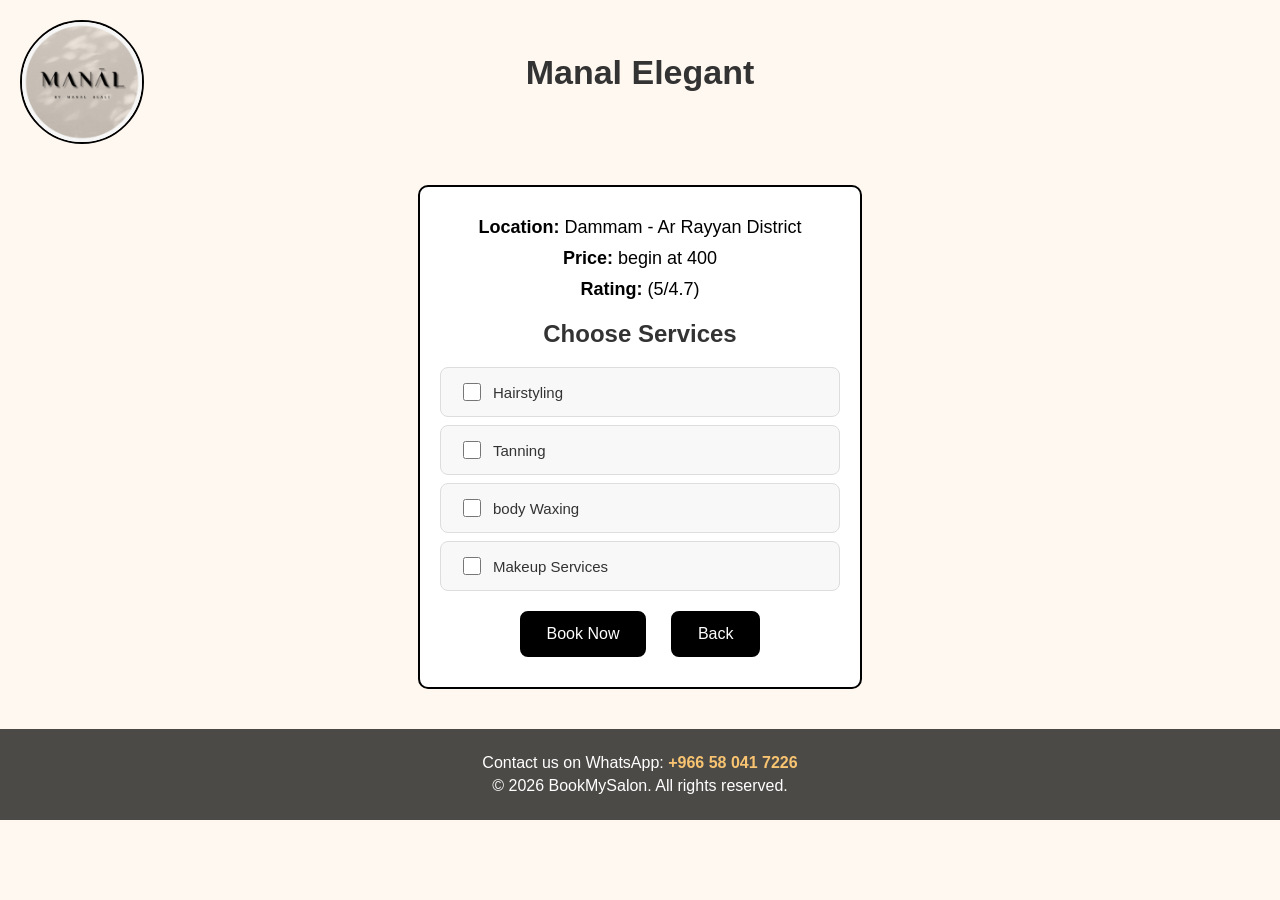
<file: dam 1.html>
<!DOCTYPE html>
<html lang="en">

<head>
<meta charset="UTF-8">

<title>Manal Elegant</title>

<link rel="stylesheet" href="details.css">
</head>

<body>

<header>

<img src="mana.jpg" alt="Salon Logo" class="salon-logo">

<h1>Manal Elegant</h1>

</header>

<main>

<section class="container">

<p><strong>Location:</strong> Dammam - Ar Rayyan District</p>

<p><strong>Price:</strong> begin at 400</p>

<p><strong>Rating:</strong> (5/4.7)</p>

<h2>Choose Services</h2>

<form>

<section class="service-option">

<input type="checkbox" id="service1" value="Hairstyling">

<label for="service1">Hairstyling</label>

</section>

<section class="service-option">

<input type="checkbox" id="service2" value="Tanning">

<label for="service2">Tanning</label>

</section>

<section class="service-option">

<input type="checkbox" id="service3" value="body Waxing">

<label for="service3">body Waxing</label>

</section>

<section class="service-option">

<input type="checkbox" id="service4" value="Makeup Services">

<label for="service4">Makeup Services</label>

</section>

<p id="bookingMsg"></p>

<button type="button" id="bookBtn" onclick="bookNow()">
Book Now
</button>

<button type="button" onclick="location.href='home.html#salonsSection'">
Back
</button>

</form>

</section>

</main>

<footer>

<section class="contact">

<p>
Contact us on WhatsApp:
<a href="https://wa.me/966580417226" target="_blank">
+966 58 041 7226
</a>
</p>

</section>

<section class="copyright">

<p>&copy; 2026 BookMySalon. All rights reserved.</p>

</section>

</footer>

<script>
function bookNow(){

let loggedInUser=localStorage.getItem("loggedInUser");

if(loggedInUser===null){

let goLogin=confirm("Please login first to book an appointment.\nDo you want to go to the login page?");

if(goLogin===true){
location.href="log.html";
}

return;
}

let salonName=document.getElementsByTagName("h1")[0].innerText;

let checkboxes=document.getElementsByTagName("input");

let selectedServices="";

for(let i=0;i<checkboxes.length;i++){

if(checkboxes[i].type==="checkbox"&&checkboxes[i].checked===true){
selectedServices=selectedServices+checkboxes[i].value+", ";
}
}

if(selectedServices===""){

let msg=document.getElementById("bookingMsg");

msg.innerText="⚠️ Please select at least one service.";

msg.style.color="red";

return;
}

localStorage.setItem("bookingSalon",salonName);

localStorage.setItem("bookingServices",selectedServices);

location.href="book.html";
}
</script>

</body>
</html>
</file>
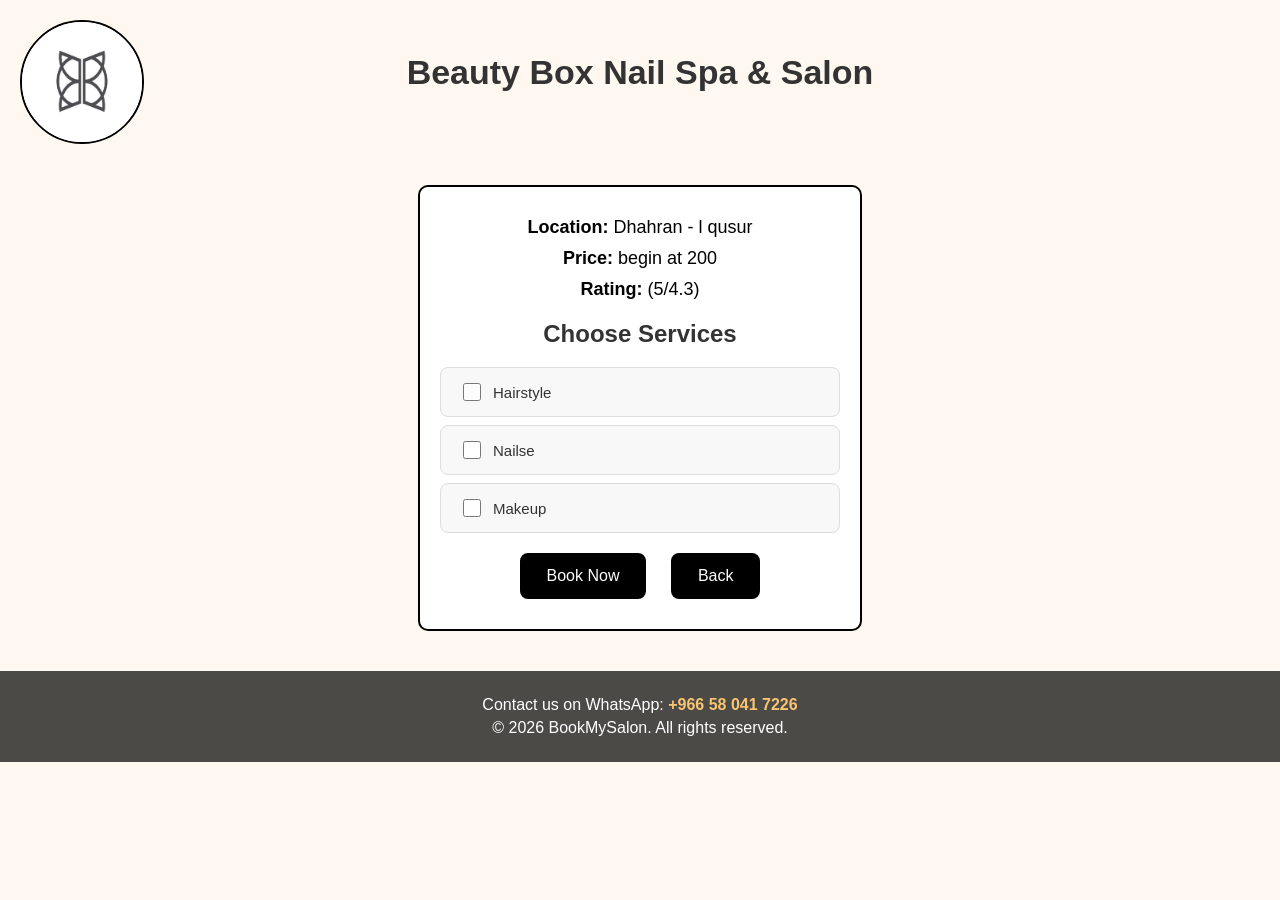
<file: dha 2.html>
<!DOCTYPE html>
<html lang="en">

<head>
<meta charset="UTF-8">

<title>Beauty Box Nail Spa & Salon</title>

<link rel="stylesheet" href="details.css">
</head>

<body>

<header>

<img src="pp.jpg" alt="Salon Logo" class="salon-logo">

<h1>Beauty Box Nail Spa & Salon</h1>

</header>

<main>

<section class="container">

<p><strong>Location:</strong> Dhahran - l qusur</p>

<p><strong>Price:</strong> begin at 200</p>

<p><strong>Rating:</strong> (5/4.3)</p>

<h2>Choose Services</h2>

<form>

<section class="service-option">

<input type="checkbox" id="service1" value="Hairstyle">

<label for="service1">Hairstyle</label>

</section>

<section class="service-option">

<input type="checkbox" id="service2" value="Nailse">

<label for="service2">Nailse</label>

</section>

<section class="service-option">

<input type="checkbox" id="service3" value="Makeup">

<label for="service3">Makeup</label>

</section>

<p id="bookingMsg"></p>

<button type="button" id="bookBtn" onclick="bookNow()">
Book Now
</button>

<button type="button" onclick="location.href='home.html#salonsSection'">
Back
</button>

</form>

</section>

</main>

<footer>

<section class="contact">

<p>
Contact us on WhatsApp:
<a href="https://wa.me/966580417226" target="_blank">
+966 58 041 7226
</a>
</p>

</section>

<section class="copyright">

<p>&copy; 2026 BookMySalon. All rights reserved.</p>

</section>

</footer>

<script>
function bookNow(){

let loggedInUser=localStorage.getItem("loggedInUser");

if(loggedInUser===null){

let goLogin=confirm("Please login first to book an appointment.\nDo you want to go to the login page?");

if(goLogin===true){
location.href="log.html";
}

return;
}

let salonName=document.getElementsByTagName("h1")[0].innerText;

let checkboxes=document.getElementsByTagName("input");

let selectedServices="";

for(let i=0;i<checkboxes.length;i++){

if(checkboxes[i].type==="checkbox"&&checkboxes[i].checked===true){
selectedServices=selectedServices+checkboxes[i].value+", ";
}
}

if(selectedServices===""){

let msg=document.getElementById("bookingMsg");

msg.innerText="⚠️ Please select at least one service.";

msg.style.color="red";

return;
}

localStorage.setItem("bookingSalon",salonName);

localStorage.setItem("bookingServices",selectedServices);

location.href="book.html";
}
</script>

</body>
</html>
</file>
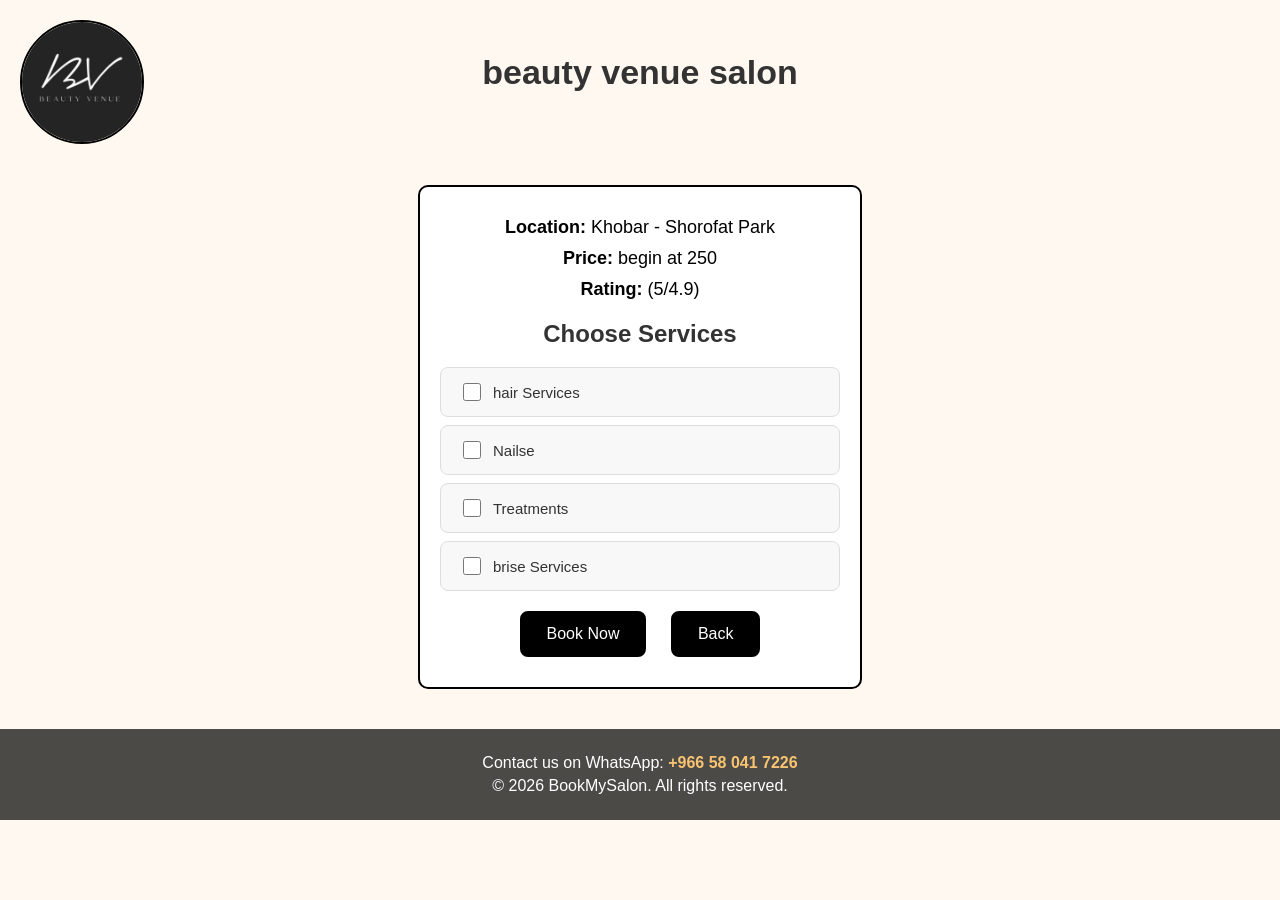
<file: kho 1.html>
<!DOCTYPE html>
<html lang="en">

<head>
<meta charset="UTF-8">

<title>beauty venue salon</title>

<link rel="stylesheet" href="details.css">
</head>

<body>

<header>

<img src="bv.jpg" alt="Salon Logo" class="salon-logo">

<h1>beauty venue salon</h1>

</header>

<main>

<section class="container">

<p><strong>Location:</strong> Khobar - Shorofat Park</p>

<p><strong>Price:</strong> begin at 250</p>

<p><strong>Rating:</strong> (5/4.9)</p>

<h2>Choose Services</h2>

<form>

<section class="service-option">

<input type="checkbox" id="service1" value="hair Services">

<label for="service1">hair Services</label>

</section>

<section class="service-option">

<input type="checkbox" id="service2" value="Nailse">

<label for="service2">Nailse</label>

</section>

<section class="service-option">

<input type="checkbox" id="service3" value="Treatments">

<label for="service3">Treatments</label>

</section>

<section class="service-option">

<input type="checkbox" id="service4" value="brise Services">

<label for="service4">brise Services</label>

</section>

<p id="bookingMsg"></p>

<button type="button" id="bookBtn" onclick="bookNow()">
Book Now
</button>

<button type="button" onclick="location.href='home.html#salonsSection'">
Back
</button>

</form>

</section>

</main>

<footer>

<section class="contact">

<p>
Contact us on WhatsApp:
<a href="https://wa.me/966580417226" target="_blank">
+966 58 041 7226
</a>
</p>

</section>

<section class="copyright">

<p>&copy; 2026 BookMySalon. All rights reserved.</p>

</section>

</footer>

<script>
function bookNow(){

let loggedInUser=localStorage.getItem("loggedInUser");

if(loggedInUser===null){

let goLogin=confirm("Please login first to book an appointment.\nDo you want to go to the login page?");

if(goLogin===true){
location.href="log.html";
}

return;
}

let salonName=document.getElementsByTagName("h1")[0].innerText;

let checkboxes=document.getElementsByTagName("input");

let selectedServices="";

for(let i=0;i<checkboxes.length;i++){

if(checkboxes[i].type==="checkbox"&&checkboxes[i].checked===true){
selectedServices=selectedServices+checkboxes[i].value+", ";
}
}

if(selectedServices===""){

let msg=document.getElementById("bookingMsg");

msg.innerText="⚠️ Please select at least one service.";

msg.style.color="red";

return;
}

localStorage.setItem("bookingSalon",salonName);

localStorage.setItem("bookingServices",selectedServices);

location.href="book.html";
}
</script>

</body>
</html>
</file>
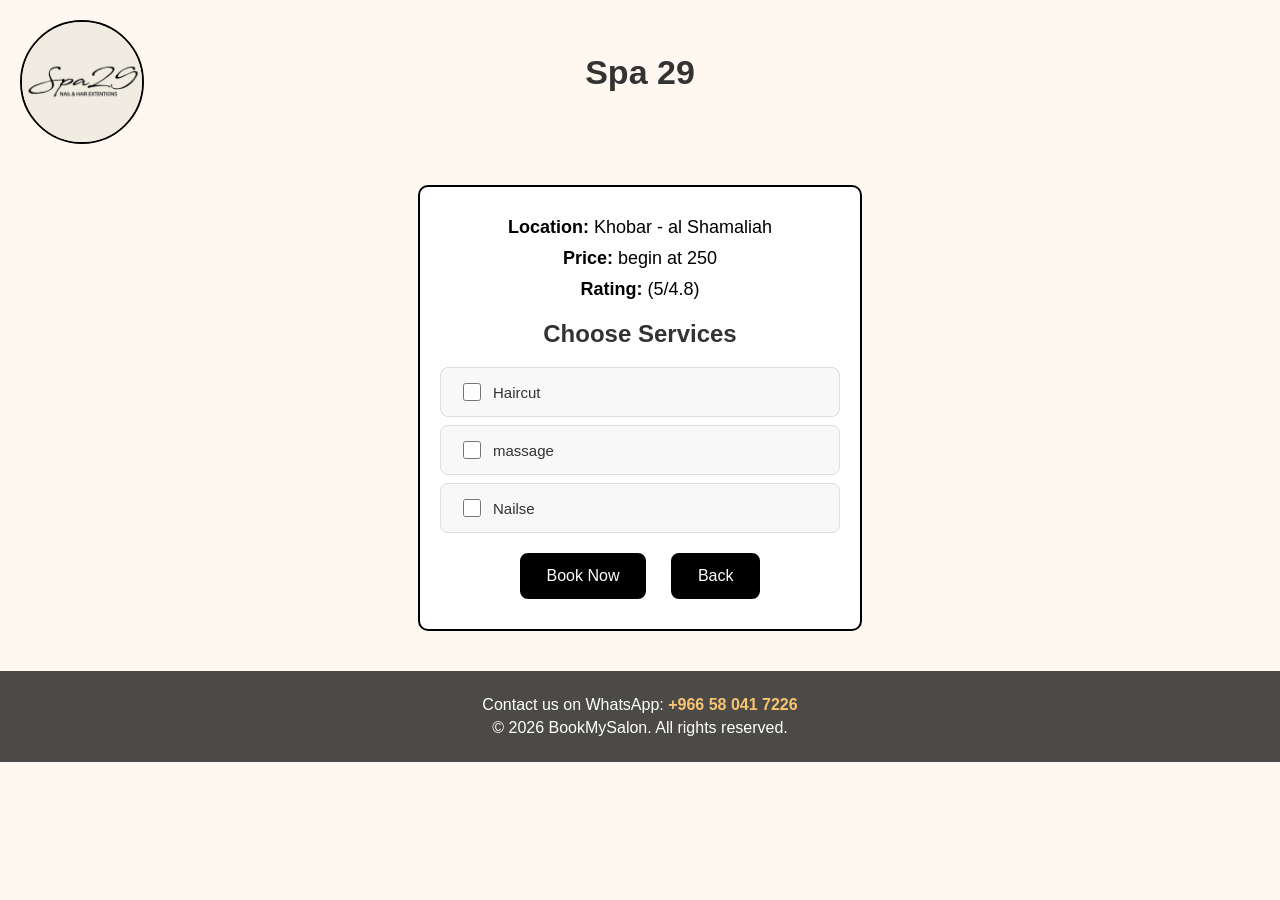
<file: kho 2.html>
<!DOCTYPE html>
<html lang="en">

<head>
<meta charset="UTF-8">

<title>Spa 29</title>

<link rel="stylesheet" href="details.css">
</head>

<body>

<header>

<img src="spa 29.jpg" alt="Salon Logo" class="salon-logo">

<h1>Spa 29</h1>

</header>

<main>

<section class="container">

<p><strong>Location:</strong> Khobar - al Shamaliah</p>

<p><strong>Price:</strong> begin at 250</p>

<p><strong>Rating:</strong> (5/4.8)</p>

<h2>Choose Services</h2>

<form>

<section class="service-option">

<input type="checkbox" id="service1" value="Haircut">

<label for="service1">Haircut</label>

</section>

<section class="service-option">

<input type="checkbox" id="service2" value="massage">

<label for="service2">massage</label>

</section>

<section class="service-option">

<input type="checkbox" id="service3" value="Nailse">

<label for="service3">Nailse</label>

</section>

<p id="bookingMsg"></p>

<button type="button" id="bookBtn" onclick="bookNow()">
Book Now
</button>

<button type="button" onclick="location.href='home.html#salonsSection'">
Back
</button>

</form>

</section>

</main>

<footer>

<section class="contact">

<p>
Contact us on WhatsApp:
<a href="https://wa.me/966580417226" target="_blank">
+966 58 041 7226
</a>
</p>

</section>

<section class="copyright">

<p>&copy; 2026 BookMySalon. All rights reserved.</p>

</section>

</footer>

<script>
function bookNow(){

let loggedInUser=localStorage.getItem("loggedInUser");

if(loggedInUser===null){

let goLogin=confirm("Please login first to book an appointment.\nDo you want to go to the login page?");

if(goLogin===true){
location.href="log.html";
}

return;
}

let salonName=document.getElementsByTagName("h1")[0].innerText;

let checkboxes=document.getElementsByTagName("input");

let selectedServices="";

for(let i=0;i<checkboxes.length;i++){

if(checkboxes[i].type==="checkbox"&&checkboxes[i].checked===true){
selectedServices=selectedServices+checkboxes[i].value+", ";
}
}

if(selectedServices===""){

let msg=document.getElementById("bookingMsg");

msg.innerText="⚠️ Please select at least one service.";

msg.style.color="red";

return;
}

localStorage.setItem("bookingSalon",salonName);

localStorage.setItem("bookingServices",selectedServices);

location.href="book.html";
}
</script>

</body>
</html>
</file>
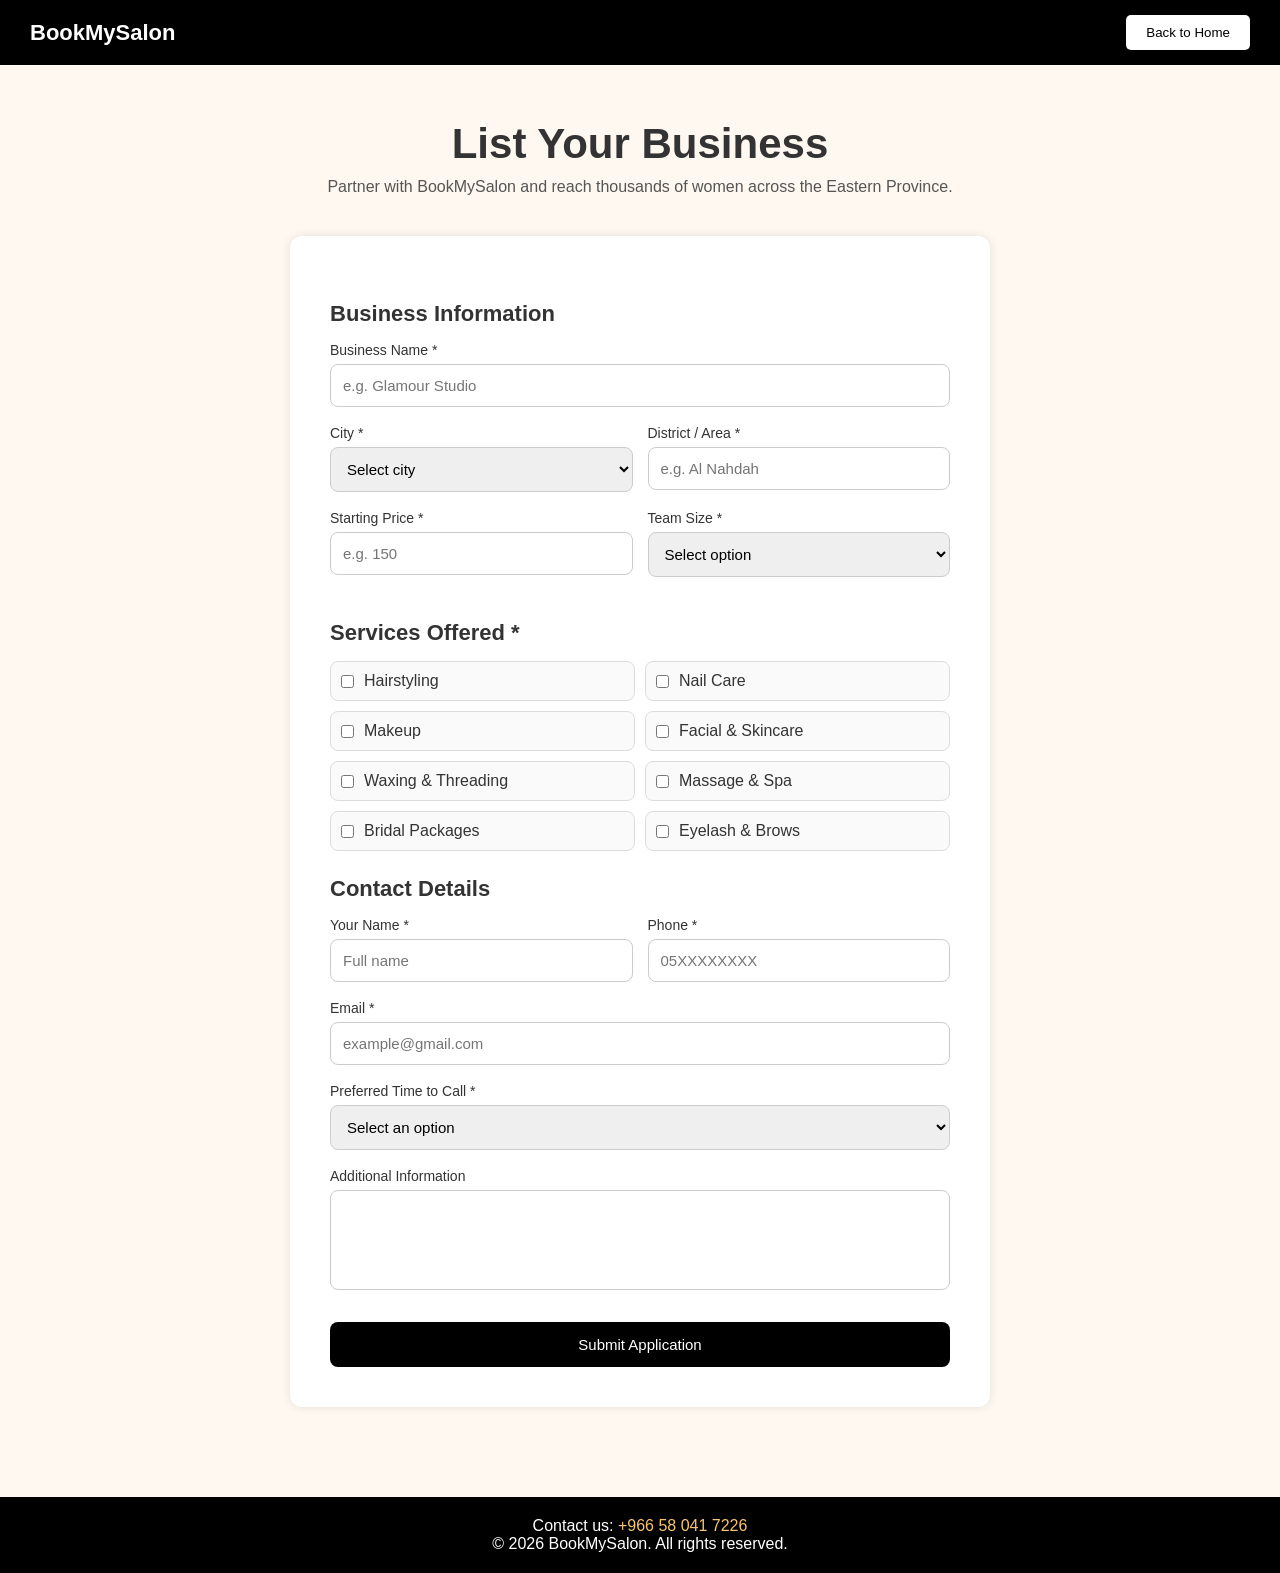
<file: listt-business.html>
<!DOCTYPE html>
<html lang="en">

<head>
<meta charset="UTF-8">
<title>List Your Business - BookMySalon</title>

<style>

*{
margin:0;
padding:0;
box-sizing:border-box;
}

:root{
--cream:#fff8f0;
--black:#000;
--gray:#555;
--error:#c0392b;
}

body{
font-family:Arial,sans-serif;
background-color:var(--cream);
background-image:linear-gradient(rgba(255,248,240,0.85),rgba(255,248,240,0.85)),url('https://i.pinimg.com/1200x/2a/db/77/2adb77dfe0d40779b799758cfcabf428.jpg');
background-size:cover;
background-position:center;
background-attachment:fixed;
color:#333;
}

header{
background:black;
padding:15px 30px;
display:flex;
justify-content:space-between;
align-items:center;
position:fixed;
top:0;
width:100%;
}

.logo{
color:white;
font-size:22px;
font-weight:bold;
cursor:pointer;
}

.header-btn{
padding:10px 20px;
border:none;
background:white;
border-radius:5px;
cursor:pointer;
transition:0.3s;
}

.header-btn:hover{
background:#ddd;
}

main{
padding:120px 20px 50px;
}

.page-header{
text-align:center;
margin-bottom:40px;
}

.page-header h1{
font-size:42px;
margin-bottom:10px;
}

.page-header p{
color:var(--gray);
}

.form-card{
background:white;
max-width:700px;
margin:auto;
padding:40px;
border-radius:12px;
box-shadow:0 0 10px rgba(0,0,0,0.1);
}

.section-label{
font-size:22px;
margin:25px 0 15px;
}

.form-row{
display:grid;
grid-template-columns:1fr 1fr;
gap:15px;
}

.field{
margin-bottom:18px;
}

.field label{
display:block;
margin-bottom:6px;
font-size:14px;
}

.field input,
.field select,
.field textarea{
width:100%;
padding:12px;
border:1px solid #ccc;
border-radius:8px;
font-size:15px;
}

.field textarea{
height:100px;
resize:none;
}

.services-grid{
display:grid;
grid-template-columns:1fr 1fr;
gap:10px;
margin-bottom:15px;
}

.service-check{
display:flex;
align-items:center;
gap:10px;
padding:10px;
border:1px solid #ddd;
border-radius:8px;
background:#fafafa;
}

.error-msg{
color:var(--error);
font-size:13px;
margin-top:5px;
display:none;
}

.submit-btn{
width:100%;
padding:14px;
border:none;
background:black;
color:white;
font-size:15px;
border-radius:8px;
cursor:pointer;
margin-top:10px;
transition:0.3s;
}

.submit-btn:hover{
background:#333;
}

.modal{
display:none;
position:fixed;
top:0;
left:0;
width:100%;
height:100%;
background:rgba(0,0,0,0.5);
justify-content:center;
align-items:center;
}

.modal-box{
background:white;
padding:35px;
border-radius:12px;
width:90%;
max-width:450px;
text-align:center;
}

.modal-btn{
padding:12px;
width:100%;
border:none;
background:black;
color:white;
border-radius:8px;
cursor:pointer;
margin-top:15px;
}

footer{
background:black;
color:white;
text-align:center;
padding:20px;
margin-top:40px;
}

footer a{
color:#f8c471;
text-decoration:none;
}

@media(max-width:600px){

.form-row{
grid-template-columns:1fr;
}

.services-grid{
grid-template-columns:1fr;
}

.form-card{
padding:25px;
}

}

</style>
</head>

<body>

<header>

<div class="logo" onclick="location.href='home.html'">
BookMySalon
</div>

<button class="header-btn" onclick="location.href='home.html'">
Back to Home
</button>

</header>

<main>

<section class="page-header">

<h1>List Your Business</h1>

<p>
Partner with BookMySalon and reach thousands of women across the Eastern Province.
</p>

</section>

<form class="form-card">

<h2 class="section-label">Business Information</h2>

<div class="field">

<label>Business Name *</label>

<input type="text" id="businessName" placeholder="e.g. Glamour Studio">

<p class="error-msg" id="businessNameError"></p>

</div>

<div class="form-row">

<div class="field">

<label>City *</label>

<select id="city">
<option value="">Select city</option>
<option>Dammam</option>
<option>Khobar</option>
<option>Dhahran</option>
</select>

<p class="error-msg" id="cityError"></p>

</div>

<div class="field">

<label>District / Area *</label>

<input type="text" id="district" placeholder="e.g. Al Nahdah">

<p class="error-msg" id="districtError"></p>

</div>

</div>

<div class="form-row">

<div class="field">

<label>Starting Price *</label>

<input type="number" id="price" placeholder="e.g. 150">

<p class="error-msg" id="priceError"></p>

</div>

<div class="field">

<label>Team Size *</label>

<select id="teamSize">
<option value="">Select option</option>
<option>1-3 staff</option>
<option>4-10 staff</option>
<option>11-25 staff</option>
<option>25+ staff</option>
</select>

<p class="error-msg" id="teamSizeError"></p>

</div>

</div>

<h2 class="section-label">Services Offered *</h2>

<div class="services-grid">

<div class="service-check">
<input type="checkbox" value="Hairstyling">
<label>Hairstyling</label>
</div>

<div class="service-check">
<input type="checkbox" value="Nail Care">
<label>Nail Care</label>
</div>

<div class="service-check">
<input type="checkbox" value="Makeup">
<label>Makeup</label>
</div>

<div class="service-check">
<input type="checkbox" value="Facial & Skincare">
<label>Facial & Skincare</label>
</div>

<div class="service-check">
<input type="checkbox" value="Waxing & Threading">
<label>Waxing & Threading</label>
</div>

<div class="service-check">
<input type="checkbox" value="Massage & Spa">
<label>Massage & Spa</label>
</div>

<div class="service-check">
<input type="checkbox" value="Bridal Packages">
<label>Bridal Packages</label>
</div>

<div class="service-check">
<input type="checkbox" value="Eyelash & Brows">
<label>Eyelash & Brows</label>
</div>

</div>

<p class="error-msg" id="servicesError"></p>

<h2 class="section-label">Contact Details</h2>

<div class="form-row">

<div class="field">

<label>Your Name *</label>

<input type="text" id="ownerName" placeholder="Full name">

<p class="error-msg" id="ownerNameError"></p>

</div>

<div class="field">

<label>Phone *</label>

<input type="tel" id="phone" placeholder="05XXXXXXXX" maxlength="10">

<p class="error-msg" id="phoneError"></p>

</div>

</div>

<div class="field">

<label>Email *</label>

<input type="email" id="email" placeholder="example@gmail.com">

<p class="error-msg" id="emailError"></p>

</div>

<div class="field">

<label>Preferred Time to Call *</label>

<select id="callTime">
<option value="">Select an option</option>
<option value="Morning (9am–12pm)">Morning (9am – 12pm)</option>
<option value="Afternoon (12pm–4pm)">Afternoon (12pm – 4pm)</option>
<option value="Evening (4pm–8pm)">Evening (4pm – 8pm)</option>
<option value="Anytime">Anytime</option>
</select>

<p class="error-msg" id="callTimeError"></p>

</div>

<div class="field">

<label>Additional Information</label>

<textarea id="notes"></textarea>

</div>

<button type="button" class="submit-btn" onclick="submitForm()">
Submit Application
</button>

</form>

</main>

<div class="modal" id="modal">

<div class="modal-box">

<h2>Application Sent!</h2>

<p>
Thank you for partnering with BookMySalon.
</p>

<div id="modalSummary"></div>

<button class="modal-btn" onclick="closeModal()">
Done
</button>

</div>

</div>

<footer>

<p>
Contact us:
<a href="https://wa.me/966580417226">
+966 58 041 7226
</a>
</p>

<p>
© 2026 BookMySalon. All rights reserved.
</p>

</footer>

<script>

function showError(id,message){

let error=document.getElementById(id);
error.innerText=message;
error.style.display="block";

}

function hideError(id){

document.getElementById(id).style.display="none";

}

document.getElementById("businessName").oninput=function(){

let name=this.value.trim();

if(name===""){
showError("businessNameError","⚠️ Business name is empty.");
}
else if(name.length<2){
showError("businessNameError","⚠️ Business name must be at least 2 characters.");
}
else{
hideError("businessNameError");
}

};

document.getElementById("ownerName").oninput=function(){

let name=this.value.trim();

if(name===""){
showError("ownerNameError","⚠️ Name is empty.");
}
else if(!/^[a-zA-Z\s\u0600-\u06FF]+$/.test(name)){
showError("ownerNameError","⚠️ Name must contain letters only.");
}
else{
hideError("ownerNameError");
}

};

document.getElementById("phone").oninput=function(){

this.value=this.value.replace(/[^0-9]/g,'');

let phone=this.value;

if(phone===""){
showError("phoneError","⚠️ Phone is empty.");
}
else if(phone.length!==10){
showError("phoneError","⚠️ Phone must be 10 digits.");
}
else if(phone.charAt(0)!=="0" || phone.charAt(1)!=="5"){
showError("phoneError","⚠️ Phone must start with 05.");
}
else{
hideError("phoneError");
}

};

document.getElementById("email").oninput=function(){

let email=this.value.trim();

if(email===""){
showError("emailError","⚠️ Email is empty.");
}
else if(!email.includes("@") || !email.includes(".")){
showError("emailError","⚠️ Invalid email.");
}
else{
hideError("emailError");
}

};

function submitForm(){

let isValid=true;

let businessName=document.getElementById("businessName").value.trim();
let city=document.getElementById("city").value;
let district=document.getElementById("district").value.trim();
let price=document.getElementById("price").value;
let teamSize=document.getElementById("teamSize").value;
let ownerName=document.getElementById("ownerName").value.trim();
let phone=document.getElementById("phone").value;
let email=document.getElementById("email").value.trim();
let callTime=document.getElementById("callTime").value;

if(businessName===""){
showError("businessNameError","⚠️ Business name is empty.");
isValid=false;
}

if(city===""){
showError("cityError","⚠️ Select a city.");
isValid=false;
}

if(district===""){
showError("districtError","⚠️ District is empty.");
isValid=false;
}

if(price===""){
showError("priceError","⚠️ Price is empty.");
isValid=false;
}

if(teamSize===""){
showError("teamSizeError","⚠️ Select team size.");
isValid=false;
}

if(ownerName===""){
showError("ownerNameError","⚠️ Name is empty.");
isValid=false;
}

if(phone.length!==10){
showError("phoneError","⚠️ Invalid phone.");
isValid=false;
}

if(email===""){
showError("emailError","⚠️ Email is empty.");
isValid=false;
}

if(callTime===""){
showError("callTimeError","⚠️ Select preferred time.");
isValid=false;
}

let services=document.querySelectorAll(".services-grid input");
let checked=false;
let selectedServices="";

for(let i=0;i<services.length;i++){

if(services[i].checked){

checked=true;
selectedServices+=services[i].value+", ";

}

}

if(!checked){
showError("servicesError","⚠️ Select at least one service.");
isValid=false;
}
else{
hideError("servicesError");
}

if(isValid===false){
return;
}

document.getElementById("modalSummary").innerHTML=
"<p><strong>Business:</strong> "+businessName+"</p>"+
"<p><strong>City:</strong> "+city+"</p>"+
"<p><strong>Services:</strong> "+selectedServices+"</p>"+
"<p><strong>Owner:</strong> "+ownerName+"</p>"+
"<p><strong>Phone:</strong> "+phone+"</p>"+
"<p><strong>Email:</strong> "+email+"</p>";

document.getElementById("modal").style.display="flex";

}

function closeModal(){

document.getElementById("modal").style.display="none";

location.href="home.html";

}

</script>

</body>
</html>
</file>
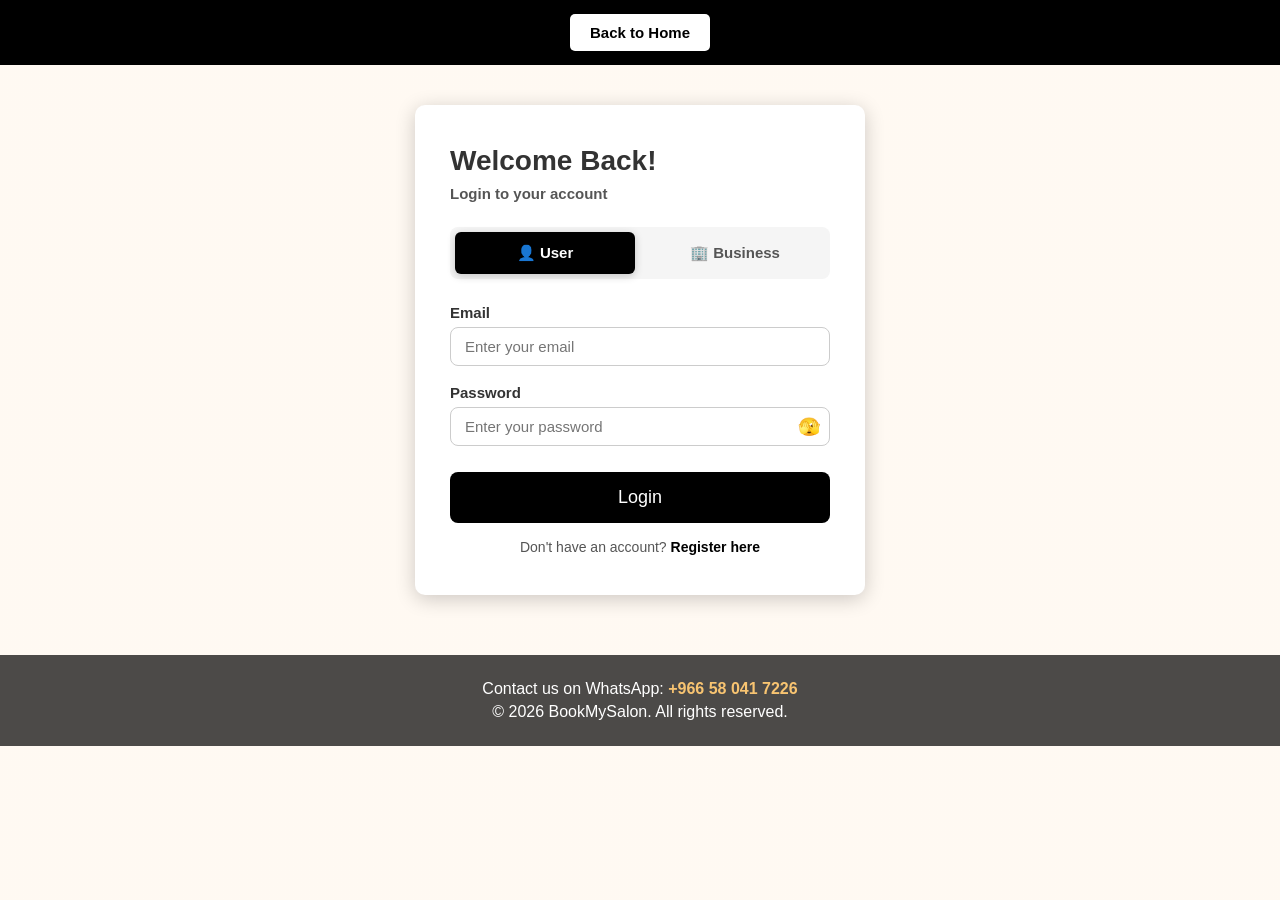
<file: log.html>
<!DOCTYPE html>
<html lang="en">
<head>
<meta charset="UTF-8">
<title>BookMySalon - Login</title>
<style>

   *{
box-sizing:border-box;
margin:0;
padding:0;
}

body{
font-family:Arial,sans-serif;
overflow-x:hidden;
min-height:100vh;
display:flex;
flex-direction:column;
background-image:linear-gradient(rgba(255,248,240,0.85),rgba(255,248,240,0.85)),url('https://images.unsplash.com/photo-1560066984-138dadb4c035?w=1600');
background-size:cover;
background-position:center;
background-attachment:fixed;
background-repeat:no-repeat;
}

header{
width:100%;
background-color:#000;
padding:14px 20px;
text-align:center;
}

header .home-btn{
background-color:white;
color:black;
border:none;
padding:10px 20px;
font-size:15px;
font-weight:bold;
cursor:pointer;
border-radius:5px;
font-family:Arial,sans-serif;
transition:background-color 0.3s;
}

header .home-btn:hover{
background-color:#ddd;
}

.login-container{
display:flex;
justify-content:center;
padding:40px 20px 60px;
flex:1;
}

.form-box{
background:white;
border-radius:10px;
padding:40px 35px;
width:100%;
max-width:450px;
box-shadow:0 4px 20px rgba(0,0,0,0.2);
height:fit-content;
}

h1{
font-size:28px;
font-weight:bold;
color:#333;
margin-bottom:8px;
cursor:default;
}

.subtitle{
font-size:15px;
color:#555;
font-weight:bold;
margin-bottom:25px;
}

.user-type-selector{
display:flex;
gap:10px;
margin-bottom:25px;
background:#f5f5f5;
padding:5px;
border-radius:8px;
}

.user-type-btn{
flex:1;
padding:12px;
background:transparent;
border:none;
border-radius:6px;
font-size:15px;
font-weight:bold;
color:#555;
cursor:pointer;
transition:all 0.3s;
font-family:Arial,sans-serif;
}

.user-type-btn.active{
background-color:#000;
color:white;
box-shadow:0 2px 8px rgba(0,0,0,0.2);
}

.user-type-btn:hover:not(.active){
background-color:#e0e0e0;
}

.form-group{
margin-bottom:18px;
}

.form-group label{
display:block;
font-weight:bold;
margin-bottom:6px;
color:#333;
font-size:15px;
}

.form-group input{
width:100%;
padding:10px 14px;
border:1.5px solid #ccc;
border-radius:8px;
font-size:15px;
font-family:Arial,sans-serif;
transition:border 0.2s;
}

.form-group input:focus{
outline:none;
border-color:#000;
}

.error-msg{
color:#d9534f;
font-size:13px;
margin-top:5px;
display:none;
}

.input-error{
border-color:#d9534f!important;
}

.password-box{
position:relative;
}

.toggle-password{
position:absolute;
top:50%;
right:10px;
transform:translateY(-50%);
background:none;
border:none;
cursor:pointer;
font-size:18px;
color:#555;
padding:0;
}

button.login-main-btn{
background-color:#000;
color:white;
border:none;
padding:15px 30px;
font-size:18px;
cursor:pointer;
border-radius:8px;
transition:background-color 0.3s,box-shadow 0.3s;
width:100%;
margin-top:8px;
}

button.login-main-btn:hover,
button.login-main-btn:focus{
background-color:#aaa;
outline:none;
box-shadow:0 0 5px #333;
}

.register-link{
text-align:center;
margin-top:16px;
font-size:14px;
color:#555;
}

.register-link a{
color:#000;
font-weight:bold;
text-decoration:none;
}

.register-link a:hover{
text-decoration:underline;
}

.success-msg{
color:#28a745;
font-size:14px;
text-align:center;
margin-top:12px;
font-weight:bold;
display:none;
}

footer{
color:#fff;
background-color:rgba(0,0,0,0.7);
padding:20px 0;
text-align:center;
}

footer a{
color:#f8c471;
text-decoration:none;
font-weight:bold;
}

footer a:hover{
text-decoration:underline;
}

footer .contact p,
footer .copyright p{
margin:5px 0;
font-size:16px;
}
</style>
</head>
<body>

<header>
<nav>
<button class="home-btn" onclick="location.href='home.html'">
Back to Home
</button>
</nav>
</header>

<main>

<section class="login-container">

<form class="form-box">

<h1>Welcome Back!</h1>

<p class="subtitle">Login to your account</p>

<nav class="user-type-selector">

<button type="button" class="user-type-btn active" id="userTypeBtn" onclick="selectUserType('user')">
👤 User
</button>

<button type="button" class="user-type-btn" id="businessTypeBtn" onclick="selectUserType('business')">
🏢 Business
</button>

</nav>

<section class="form-group" id="businessNameGroup" style="display:none;">

<label for="businessName">Business Name</label>

<input type="text" id="businessName" placeholder="Enter your business name">

<p class="error-msg" id="businessNameError"></p>

</section>

<section class="form-group">

<label for="email" id="emailLabel">Email</label>

<input type="email" id="email" placeholder="Enter your email">

<p class="error-msg" id="emailError"></p>

</section>

<section class="form-group">

<label for="password" id="passwordLabel">Password</label>

<section class="password-box">

<input type="password" id="password" placeholder="Enter your password">

<button type="button" class="toggle-password" onclick="togglePassword()">
<span id="eyeIcon">🫣</span>
</button>

</section>

<p class="error-msg" id="passwordError"></p>

</section>

<button type="button" class="login-main-btn" onclick="login()">
Login
</button>

<p class="success-msg" id="successMsg"></p>

<p class="register-link">
Don't have an account?
<a href="register.html">Register here</a>
</p>

</form>

</section>

</main>

<footer>

<section class="contact">

<p>
Contact us on WhatsApp:
<a href="https://wa.me/966580417226" target="_blank">
+966 58 041 7226
</a>
</p>

</section>

<section class="copyright">

<p>&copy; 2026 BookMySalon. All rights reserved.</p>

</section>

</footer>

<script>
let selectedUserType = "user";

function selectUserType(type) {
    selectedUserType = type;
    let userBtn = document.getElementById("userTypeBtn");
    let businessBtn = document.getElementById("businessTypeBtn");

    if (type === "user") {
        userBtn.className = "user-type-btn active";
        businessBtn.className = "user-type-btn";
        document.getElementById("businessNameGroup").style.display = "none";
        document.getElementById("emailLabel").innerText = "Email";
        document.getElementById("email").placeholder = "Enter your email";
        document.getElementById("passwordLabel").innerText = "Password";
        document.getElementById("password").placeholder = "Enter your password";
    } else {
        userBtn.className = "user-type-btn";
        businessBtn.className = "user-type-btn active";
        document.getElementById("businessNameGroup").style.display = "block";
        document.getElementById("emailLabel").innerText = "Business Email";
        document.getElementById("email").placeholder = "Enter your business email";
        document.getElementById("passwordLabel").innerText = "Business Password";
        document.getElementById("password").placeholder = "Enter your business password";
    }
    clearErrors();
}

function togglePassword() {
    let passwordInput = document.getElementById("password");
    let eyeIcon = document.getElementById("eyeIcon");

    if (passwordInput.type === "password") {
        passwordInput.type = "text";
        eyeIcon.textContent = "👁️";
    } else {
        passwordInput.type = "password";
        eyeIcon.textContent = "🫣";
    }
}

function showError(inputId, errorId, message) {
    document.getElementById(inputId).className = "input-error";
    let errorElement = document.getElementById(errorId);
    errorElement.textContent = message;
    errorElement.style.display = "block";
}

function clearErrors() {
    document.getElementById("email").className = "";
    document.getElementById("password").className = "";
    document.getElementById("emailError").style.display = "none";
    document.getElementById("passwordError").style.display = "none";
    document.getElementById("successMsg").style.display = "none";
}

function login() {
    clearErrors();

    let email = document.getElementById("email").value;
    let password = document.getElementById("password").value;

    let isValid = true;
    
    

    if (email === "") {
        showError("email", "emailError", "⚠️ This field is empty.");
        isValid = false;
    }
    else if (!email.includes('@') || !email.includes('.')) {
        showError("email", "emailError","⚠️ Invalid email format.");
        isValid = false;
    }

    if (password === "") {
        showError("password", "passwordError", "⚠️ This field is empty.");
        isValid = false;
    }

    if (isValid === false) {
        return;
    }

    let storageKey;
    if (selectedUserType === "business") {
        storageKey = "business_" + email;
    } else {
        storageKey = "user_" + email;
    }

    let storedUser = localStorage.getItem(storageKey);

    if (storedUser === null) {
        if (selectedUserType === "business") {
            showError("email", "emailError", "⚠️ No business account found with this email");
        } else {
            showError("email", "emailError", "⚠️ Incorrect email");
        }
        return;
    }

    let user = JSON.parse(storedUser);

    if (user.password !== password) {
        showError("password", "passwordError", "⚠️ Incorrect password");
        return;
    }

    localStorage.setItem("loggedInUser", user.name);
    localStorage.setItem("loggedInUserType", selectedUserType);

    let successMsg = document.getElementById("successMsg");
    successMsg.textContent = `✅ Welcome back, ${user.name}!`;
    successMsg.style.display = "block";

    setTimeout(function() {
        if (selectedUserType === "business") {
            location.href = "home.html";
        } else {
            location.href = "home.html";
        }
    }, 1500);
}

document.getElementById('email').oninput = function(){
    let email = this.value;
    if (email === "") {
        showError("email", "emailError", "⚠️ This field is empty.");
    }
    else if (!email.includes('@') || !email.includes('.')) {
        showError("email", "emailError","⚠️ Invalid email format.");
    }
    else {
        document.getElementById('emailError').style.display = 'none';
        document.getElementById('email').className = '';
    }
};

document.getElementById('password').oninput = function(){
    let password = this.value;
    if (password === "") {
        showError("password", "passwordError", "⚠️ This field is empty.");
    }
    else {
        document.getElementById('passwordError').style.display = 'none';
        document.getElementById('password').classList.remove('input-error');
    }
};
</script>
</body>
</html>
</file>
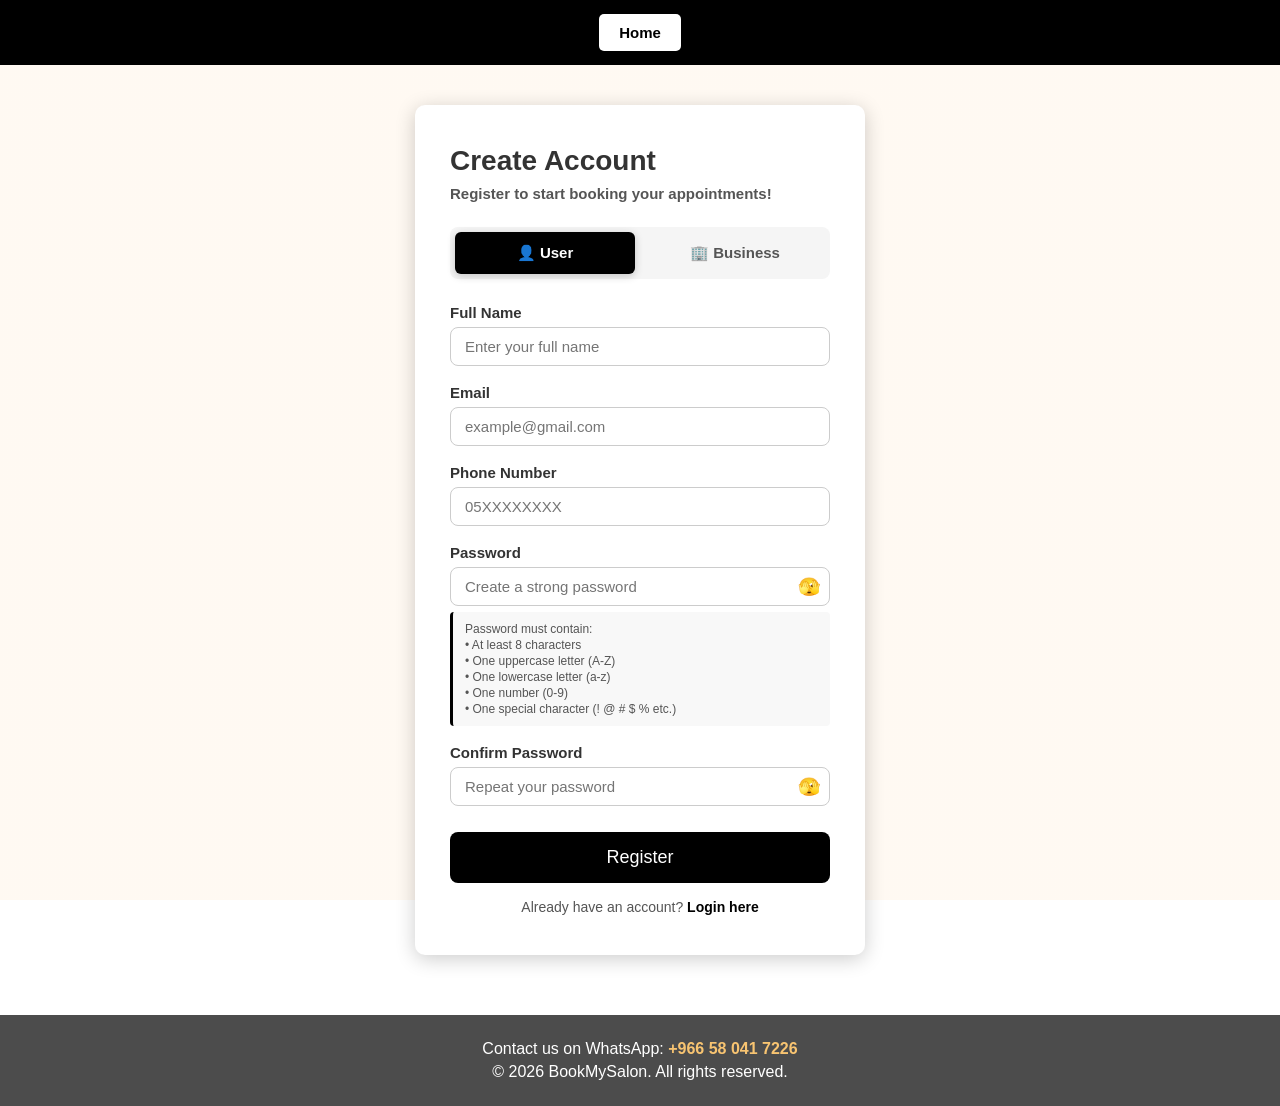
<file: register.html>
<!DOCTYPE html>
<html lang="en">

<head>

<meta charset="UTF-8">

<title>BookMySalon - Register</title>

<style>

*{
box-sizing:border-box;
margin:0;
padding:0;
}

body{
font-family:Arial,sans-serif;
overflow-x:hidden;
min-height:100vh;
display:flex;
flex-direction:column;
background-image:linear-gradient(rgba(255,248,240,0.85),rgba(255,248,240,0.85)),url('https://images.unsplash.com/photo-1560066984-138dadb4c035?w=1600');
background-size:cover;
background-position:center;
background-attachment:fixed;
background-repeat:no-repeat;
}

header{
width:100%;
background-color:#000;
padding:14px 20px;
text-align:center;
}

header .home-btn{
background-color:white;
color:black;
border:none;
padding:10px 20px;
font-size:15px;
font-weight:bold;
cursor:pointer;
border-radius:5px;
font-family:Arial,sans-serif;
transition:background-color 0.3s;
}

header .home-btn:hover{
background-color:#ddd;
}

.register-container{
display:flex;
justify-content:center;
padding:40px 20px 60px;
flex:1;
}

.form-box{
background:white;
border-radius:10px;
padding:40px 35px;
width:100%;
max-width:450px;
box-shadow:0 4px 20px rgba(0,0,0,0.2);
height:fit-content;
}

h1{
font-size:28px;
font-weight:bold;
color:#333;
margin-bottom:8px;
cursor:default;
}

.subtitle{
font-size:15px;
color:#555;
font-weight:bold;
margin-bottom:25px;
}

.user-type-selector{
display:flex;
gap:10px;
margin-bottom:25px;
background:#f5f5f5;
padding:5px;
border-radius:8px;
}

.user-type-btn{
flex:1;
padding:12px;
background:transparent;
border:none;
border-radius:6px;
font-size:15px;
font-weight:bold;
color:#555;
cursor:pointer;
transition:all 0.3s;
font-family:Arial,sans-serif;
}

.user-type-btn.active{
background-color:#000;
color:white;
box-shadow:0 2px 8px rgba(0,0,0,0.2);
}

.user-type-btn:hover:not(.active){
background-color:#e0e0e0;
}

.form-group{
margin-bottom:18px;
}

.form-group label{
display:block;
font-weight:bold;
margin-bottom:6px;
color:#333;
font-size:15px;
}

.form-group input{
width:100%;
padding:10px 14px;
border:1.5px solid #ccc;
border-radius:8px;
font-size:15px;
font-family:Arial,sans-serif;
transition:border 0.2s;
}

.form-group input:focus{
outline:none;
border-color:#000;
}

.form-group input.input-error{
border-color:#d9534f;
}

.error-msg{
color:#d9534f;
font-size:13px;
margin-top:5px;
display:none;
}

.password-hint{
background-color:#f8f8f8;
border-left:3px solid #000;
padding:8px 12px;
margin-top:6px;
font-size:12px;
color:#555;
border-radius:4px;
}

.password-hint p{
margin:2px 0;
}

.password-box{
position:relative;
}

.toggle-password{
position:absolute;
top:50%;
right:10px;
transform:translateY(-50%);
background:none;
border:none;
cursor:pointer;
font-size:18px;
color:#555;
padding:0;
}

button.register-btn{
background-color:#000;
color:white;
border:none;
padding:15px 30px;
font-size:18px;
cursor:pointer;
border-radius:8px;
transition:background-color 0.3s,box-shadow 0.3s;
width:100%;
margin-top:8px;
}

button.register-btn:hover,
button.register-btn:focus{
background-color:#aaa;
outline:none;
box-shadow:0 0 5px #333;
}

.login-link{
text-align:center;
margin-top:16px;
font-size:14px;
color:#555;
}

.login-link a{
color:#000;
font-weight:bold;
text-decoration:none;
}

.login-link a:hover{
text-decoration:underline;
}

footer{
color:#fff;
background-color:rgba(0,0,0,0.7);
padding:20px 0;
text-align:center;
}

footer a{
color:#f8c471;
text-decoration:none;
font-weight:bold;
}

footer a:hover{
text-decoration:underline;
}

footer .contact p,
footer .copyright p{
margin:5px 0;
font-size:16px;
}

</style>

</head>

<body>

<header>

<button class="home-btn" onclick="location.href='home.html'">
Home
</button>

</header>

<main>

<section class="register-container">

<form class="form-box">

<h1>Create Account</h1>

<p class="subtitle">
Register to start booking your appointments!
</p>

<div class="user-type-selector">

<button type="button" class="user-type-btn active" id="userTypeBtn" onclick="selectType('user')">
👤 User
</button>

<button type="button" class="user-type-btn" id="businessTypeBtn" onclick="selectType('business')">
🏢 Business
</button>

</div>

<section class="form-group" id="businessNameGroup" style="display:none;">

<label for="businessName">Business Name</label>

<input type="text" id="businessName" placeholder="e.g. Glamour Studio">

<p class="error-msg" id="businessNameError"></p>

</section>

<section class="form-group">

<label for="name" id="nameLabel">Full Name</label>

<input type="text" id="name" placeholder="Enter your full name">

<p class="error-msg" id="nameError"></p>

</section>

<section class="form-group">

<label for="email">Email</label>

<input type="email" id="email" placeholder="example@gmail.com">

<p class="error-msg" id="emailError"></p>

</section>

<section class="form-group">

<label for="phone">Phone Number</label>

<input type="tel" id="phone" placeholder="05XXXXXXXX" maxlength="10">

<p class="error-msg" id="phoneError"></p>

</section>

<section class="form-group">

<label for="password">Password</label>

<section class="password-box">

<input type="password" id="password" placeholder="Create a strong password">

<button type="button" class="toggle-password" onclick="togglePassword('password','eye1')">

<span id="eye1">🫣</span>

</button>

</section>

<section class="password-hint">

<p>Password must contain:</p>

<p>• At least 8 characters</p>

<p>• One uppercase letter (A-Z)</p>

<p>• One lowercase letter (a-z)</p>

<p>• One number (0-9)</p>

<p>• One special character (! @ # $ % etc.)</p>

</section>

<p class="error-msg" id="passwordError"></p>

</section>

<section class="form-group">

<label for="confirm">Confirm Password</label>

<section class="password-box">

<input type="password" id="confirm" placeholder="Repeat your password">

<button type="button" class="toggle-password" onclick="togglePassword('confirm','eye2')">

<span id="eye2">🫣</span>

</button>

</section>

<p class="error-msg" id="confirmError"></p>

</section>

<button type="button" class="register-btn" onclick="register()">
Register
</button>

<p class="login-link">
Already have an account?
<a href="log.html">Login here</a>
</p>

</form>

</section>

</main>

<footer>

<section class="contact">

<p>
Contact us on WhatsApp:
<a href="https://wa.me/966580417226" target="_blank">
+966 58 041 7226
</a>
</p>

</section>

<section class="copyright">

<p>&copy; 2026 BookMySalon. All rights reserved.</p>

</section>

</footer>

<script>

let selectedType='user';

function selectType(type){

selectedType=type;

let userBtn=document.getElementById('userTypeBtn');

let businessBtn=document.getElementById('businessTypeBtn');

let bizGroup=document.getElementById('businessNameGroup');

let nameLabel=document.getElementById('nameLabel');

if(type==='user'){

userBtn.className='user-type-btn active';

businessBtn.className='user-type-btn';

bizGroup.style.display='none';

nameLabel.innerText='Full Name';

document.getElementById('name').placeholder='Enter your full name';

}
else{

userBtn.className='user-type-btn';

businessBtn.className='user-type-btn active';

bizGroup.style.display='block';

nameLabel.innerText='Owner Name';

document.getElementById('name').placeholder='Enter owner full name';

}

clearErrors();
}

function showError(inputId,errorId,message){

document.getElementById(inputId).classList.add('input-error');

let el=document.getElementById(errorId);

el.innerText=message;

el.style.display='block';

}

function clearError(inputId,errorId){

document.getElementById(inputId).classList.remove('input-error');

document.getElementById(errorId).style.display='none';

}

function clearErrors(){

let msgs=document.getElementsByClassName('error-msg');

let inputs=document.querySelectorAll('.form-group input');

for(let i=0;i<msgs.length;i++){
msgs[i].style.display='none';
}

for(let j=0;j<inputs.length;j++){
inputs[j].classList.remove('input-error');
}
}

function togglePassword(inputId,eyeId){

let input=document.getElementById(inputId);

let eye=document.getElementById(eyeId);

if(input.type==='password'){

input.type='text';

eye.innerText='👁️';

}
else{

input.type='password';

eye.innerText='🫣';

}
}

function checkPasswordStrength(pw){

let special="!@#$%^&*()_-+=[]{};:'\",.<>?/\\|`~";

let r={hasUpper:false,hasLower:false,hasNumber:false,hasSpecial:false};

for(let i=0;i<pw.length;i++){

let c=pw.charAt(i);

if(c>='A'&&c<='Z'){
r.hasUpper=true;
}
else if(c>='a'&&c<='z'){
r.hasLower=true;
}
else if(c>='0'&&c<='9'){
r.hasNumber=true;
}
else if(special.indexOf(c)!==-1){
r.hasSpecial=true;
}
}

return r;
}

document.getElementById('businessName').oninput=function(){

let v=this.value.trim();

if(v===''){
showError('businessName','businessNameError','⚠️ Business name is empty.');
}
else if(v.length<2){
showError('businessName','businessNameError','⚠️ Must be at least 2 characters.');
}
else{
clearError('businessName','businessNameError');
}
};

document.getElementById('name').oninput=function(){

let v=this.value.trim();

if(v===''){
showError('name','nameError','⚠️ This field is empty.');
}
else if(v.length<3){
showError('name','nameError','⚠️ Name must be at least 3 characters.');
}
else if(!/^[a-zA-Z\s\u0600-\u06FF]+$/.test(v)){
showError('name','nameError','⚠️ Name must contain letters only.');
}
else{
clearError('name','nameError');
}
};

document.getElementById('email').oninput=function(){

let v=this.value.trim();

let storageKey=(selectedType==='business'?'business_':'user_')+v;

if(v===''){
showError('email','emailError','⚠️ This field is empty.');
}
else if(!v.includes('@')||!v.includes('.')){
showError('email','emailError','⚠️ Invalid email. Example: name@gmail.com');
}
else if(v.indexOf('@')===0||v.endsWith('.')){
showError('email','emailError','⚠️ Invalid email format.');
}
else if(localStorage.getItem(storageKey)){
showError('email','emailError','⚠️ This email is already registered.');
}
else{
clearError('email','emailError');
}
};

document.getElementById('phone').oninput=function(){

this.value=this.value.replace(/[^0-9]/g,'');

let v=this.value;

if(v===''){
showError('phone','phoneError','⚠️ This field is empty.');
}
else if(v.length!==10){
showError('phone','phoneError','⚠️ Phone must be exactly 10 digits.');
}
else if(v[0]!=='0'||v[1]!=='5'){
showError('phone','phoneError','⚠️ Phone must start with 05.');
}
else{
clearError('phone','phoneError');
}
};

document.getElementById('password').oninput=function(){

let v=this.value;

if(v===''){
showError('password','passwordError','⚠️ This field is empty.');
return;
}

if(v.length<8){
showError('password','passwordError','⚠️ Password must be at least 8 characters.');
return;
}

let s=checkPasswordStrength(v);

if(!s.hasUpper){
showError('password','passwordError','⚠️ Must contain an uppercase letter.');
}
else if(!s.hasLower){
showError('password','passwordError','⚠️ Must contain a lowercase letter.');
}
else if(!s.hasNumber){
showError('password','passwordError','⚠️ Must contain a number.');
}
else if(!s.hasSpecial){
showError('password','passwordError','⚠️ Must contain a special character.');
}
else{
clearError('password','passwordError');
}

let c=document.getElementById('confirm').value;

if(c!==''){

if(v!==c){
showError('confirm','confirmError','⚠️ Passwords do not match.');
}
else{
clearError('confirm','confirmError');
}
}
};

document.getElementById('confirm').oninput=function(){

let v=this.value;

let pw=document.getElementById('password').value;

if(v===''){
showError('confirm','confirmError','⚠️ This field is empty.');
}
else if(v!==pw){
showError('confirm','confirmError','⚠️ Passwords do not match.');
}
else{
clearError('confirm','confirmError');
}
};

function register(){

clearErrors();

let businessName=document.getElementById('businessName').value.trim();

let name=document.getElementById('name').value.trim();

let email=document.getElementById('email').value.trim();

let phone=document.getElementById('phone').value;

let password=document.getElementById('password').value;

let confirm=document.getElementById('confirm').value;

let isValid=true;

if(selectedType==='business'){

if(businessName===''){
showError('businessName','businessNameError','⚠️ Business name is empty.');
isValid=false;
}
else if(businessName.length<2){
showError('businessName','businessNameError','⚠️ Must be at least 2 characters.');
isValid=false;
}
}

if(name===''){
showError('name','nameError','⚠️ This field is empty.');
isValid=false;
}
else if(name.length<3){
showError('name','nameError','⚠️ Name must be at least 3 characters.');
isValid=false;
}
else if(!/^[a-zA-Z\s\u0600-\u06FF]+$/.test(name)){
showError('name','nameError','⚠️ Name must contain letters only.');
isValid=false;
}

let storageKey=(selectedType==='business'?'business_':'user_')+email;

if(email===''){
showError('email','emailError','⚠️ This field is empty.');
isValid=false;
}
else if(!email.includes('@')||!email.includes('.')){
showError('email','emailError','⚠️ Invalid email. Example: name@gmail.com');
isValid=false;
}
else if(email.indexOf('@')===0||email.endsWith('.')){
showError('email','emailError','⚠️ Invalid email format.');
isValid=false;
}
else if(localStorage.getItem(storageKey)){
showError('email','emailError','⚠️ This email is already registered.');
isValid=false;
}

if(phone===''){
showError('phone','phoneError','⚠️ This field is empty.');
isValid=false;
}
else if(phone.length!==10){
showError('phone','phoneError','⚠️ Phone must be exactly 10 digits.');
isValid=false;
}
else if(phone[0]!=='0'||phone[1]!=='5'){
showError('phone','phoneError','⚠️ Phone must start with 05.');
isValid=false;
}

if(password===''){
showError('password','passwordError','⚠️ This field is empty.');
isValid=false;
}
else if(password.length<8){
showError('password','passwordError','⚠️ Password must be at least 8 characters.');
isValid=false;
}
else{

let s=checkPasswordStrength(password);

if(!s.hasUpper){
showError('password','passwordError','⚠️ Must contain an uppercase letter.');
isValid=false;
}
else if(!s.hasLower){
showError('password','passwordError','⚠️ Must contain a lowercase letter.');
isValid=false;
}
else if(!s.hasNumber){
showError('password','passwordError','⚠️ Must contain a number.');
isValid=false;
}
else if(!s.hasSpecial){
showError('password','passwordError','⚠️ Must contain a special character.');
isValid=false;
}
}

if(confirm===''){
showError('confirm','confirmError','⚠️ This field is empty.');
isValid=false;
}
else if(password!==confirm){
showError('confirm','confirmError','⚠️ Passwords do not match.');
isValid=false;
}

if(!isValid){
return;
}

let userData={
name:name,
email:email,
phone:phone,
password:password
};

if(selectedType==='business'){
userData.businessName=businessName;
}

localStorage.setItem(storageKey,JSON.stringify(userData));

alert('✅ Account created successfully!\nYou can now log in.');

location.href='log.html';
}

</script>

</body>

</html>
</file>
<file: details.css>
body {
    background-color: #fff8f0; 
    font-family: Arial, sans-serif;
    text-align: center;
    margin: 0;
    padding: 0;
    background-image: linear-gradient(rgba(255, 248, 240, 0.85), rgba(255, 248, 240, 0.85)),
                              url('https://i.pinimg.com/1200x/7c/8b/3a/7c8b3abe435c141bd81bcfda95f0a772.jpg');
    background-size: cover;
    background-position: center;
    background-attachment: fixed;
    background-repeat: no-repeat;
}


header {
    position: relative;
    padding: 30px 0;
}

h1 {
    font-size: 34px;
    color: #333;
}


header .login-btn {
    position: absolute;
    top: 20px;
    right: 20px;
}


button {
    background-color: #000;  
    color: white;
    border: 2px solid black;
    padding: 12px 25px;
    margin: 10px;
    font-size: 16px;
    border-radius: 8px;
    cursor: pointer;
    transition: 0.3s;
}

button:hover,
button:focus {
    background-color: #aaa; 
    outline: none;
}


.container {
    margin: 40px auto;
    width: 400px;
    background-color: #ffffff;  
    padding: 20px;
    border-radius: 10px;
    border: 2px solid black;  
}


.container p {
    font-size: 18px;
    color: black;
    margin: 10px 0;
}


ul {
    list-style: none;
    padding: 0;
    margin-top: 20px;
}


ul li {
    background-color: #ddd;   
    color: black;             
    margin: 10px auto;
    padding: 10px;
    width: 250px;
    border-radius: 6px;
    border: 2px solid black;  
}


h2 {
    margin-top: 20px;
    color: #333;
}


.salon-logo {
    position: absolute;
    top: 20px;
    left: 20px;
    width: 120px;
    height: 120px;
    border-radius: 50%; 
    object-fit: cover;  
    border: 2px solid black;
}
.service-option {
    display: flex;
    align-items: center;
    background-color: #f8f8f8;
    padding: 12px 18px;
    margin: 8px 0;
    border-radius: 8px;
    cursor: pointer;
    transition: background-color 0.3s, transform 0.2s;
    border: 1.5px solid #ddd;
}

.service-option:hover {
    background-color: #fff;
    transform: translateX(5px);
    border-color: #000;
}

.service-option input[type="checkbox"] {
    width: 18px;
    height: 18px;
    margin-right: 12px;
    cursor: pointer;
    accent-color: #000;
    flex-shrink: 0;
}

.service-option label {
    cursor: pointer;
    font-size: 15px;
    color: #333;
    font-weight: 500;
    margin: 0;
}
.booking-container {
    max-width: 500px;
    margin: 30px auto;
    background: white;
    padding: 30px;
    border-radius: 10px;
    box-shadow: 0 2px 10px rgba(0,0,0,0.1);
}

.booking-info {
    background-color: #fff8f0;
    padding: 15px;
    border-radius: 8px;
    margin-bottom: 20px;
    border-left: 4px solid #000;
}

.form-field {
    margin-bottom: 15px;
}

.form-field label {
    display: block;
    font-weight: bold;
    margin-bottom: 6px;
    color: #333;
}

.form-field input {
    width: 100%;
    padding: 10px;
    border: 1.5px solid #ccc;
    border-radius: 6px;
    font-size: 15px;
    font-family: Arial, sans-serif;
}

.form-field input:focus {
    outline: none;
    border-color: #000;
}

.error-text {
    color: red;
    font-size: 13px;
    margin-top: 5px;
    display: none;
}

.confirm-btn {
    background-color: #000;
    color: white;
    padding: 12px 30px;
    border: none;
    border-radius: 8px;
    font-size: 16px;
    cursor: pointer;
    width: 100%;
    margin-top: 10px;
}

.back-btn {
    background-color: #666;
    color: white;
    padding: 10px 20px;
    border: none;
    border-radius: 6px;
    font-size: 14px;
    cursor: pointer;
    width: 100%;
    margin-top: 15px;
}

.modal-overlay {
    display: none;
    position: fixed;
    top: 0;
    left: 0;
    width: 100%;
    height: 100%;
    background-color: rgba(0, 0, 0, 0.6);
    z-index: 9999;
    justify-content: center;
    align-items: center;
}

.modal-box {
    background: white;
    border-radius: 12px;
    padding: 30px;
    max-width: 450px;
    width: 90%;
    text-align: center;
    position: relative;
    box-shadow: 0 10px 40px rgba(0,0,0,0.3);
}

.close-btn {
    position: absolute;
    top: 10px;
    right: 15px;
    background: none;
    border: none;
    font-size: 22px;
    cursor: pointer;
    color: #888;
}

.close-btn:hover {
    color: #000;
}

.success-icon {
    font-size: 60px;
    margin-bottom: 10px;
}

.modal-box h2 {
    color: #28a745;
    font-size: 26px;
    margin-bottom: 8px;
}

.thanks {
    color: #555;
    font-size: 15px;
    margin-bottom: 20px;
}

.details-table {
    background-color: #f8f9fa;
    border-radius: 8px;
    padding: 20px;
    text-align: left;
    margin: 20px 0;
}

.details-table p {
    margin: 8px 0;
    font-size: 15px;
    color: #333;
    border-bottom: 1px dashed #ddd;
    padding-bottom: 8px;
}

.details-table p:last-child {
    border-bottom: none;
}

.details-table strong {
    color: #000;
    display: inline-block;
    min-width: 90px;
}

footer {
            color: #fff;
            background-color: rgba(0, 0, 0, 0.7);
            padding: 20px 0;
            text-align: center;
            margin-top: 10px;
        }

        footer a {
            color: #f8c471;
            text-decoration: none;
            font-weight: bold;
        }

        footer a:hover {
            text-decoration: underline;
        }

        footer .contact p,
        footer .copyright p {
            margin: 5px 0;
            font-size: 16px;
        }
</file>
